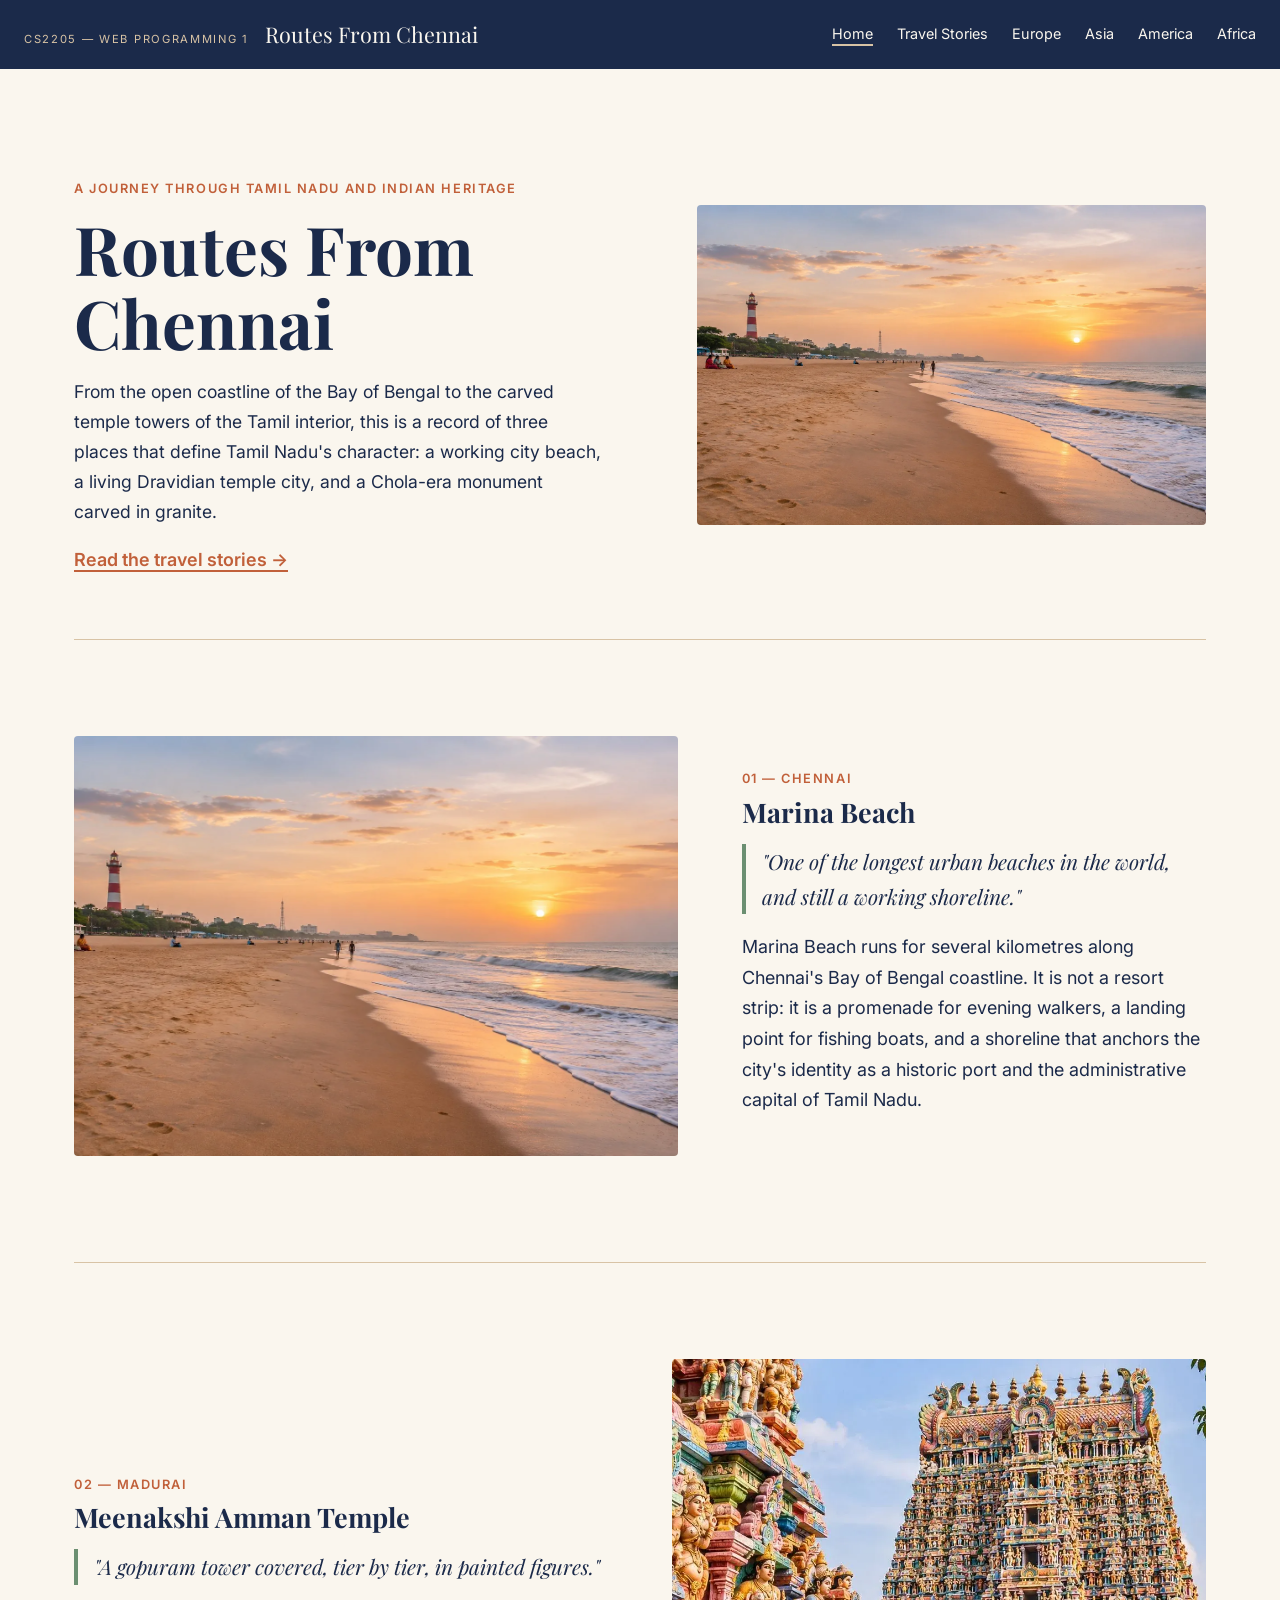
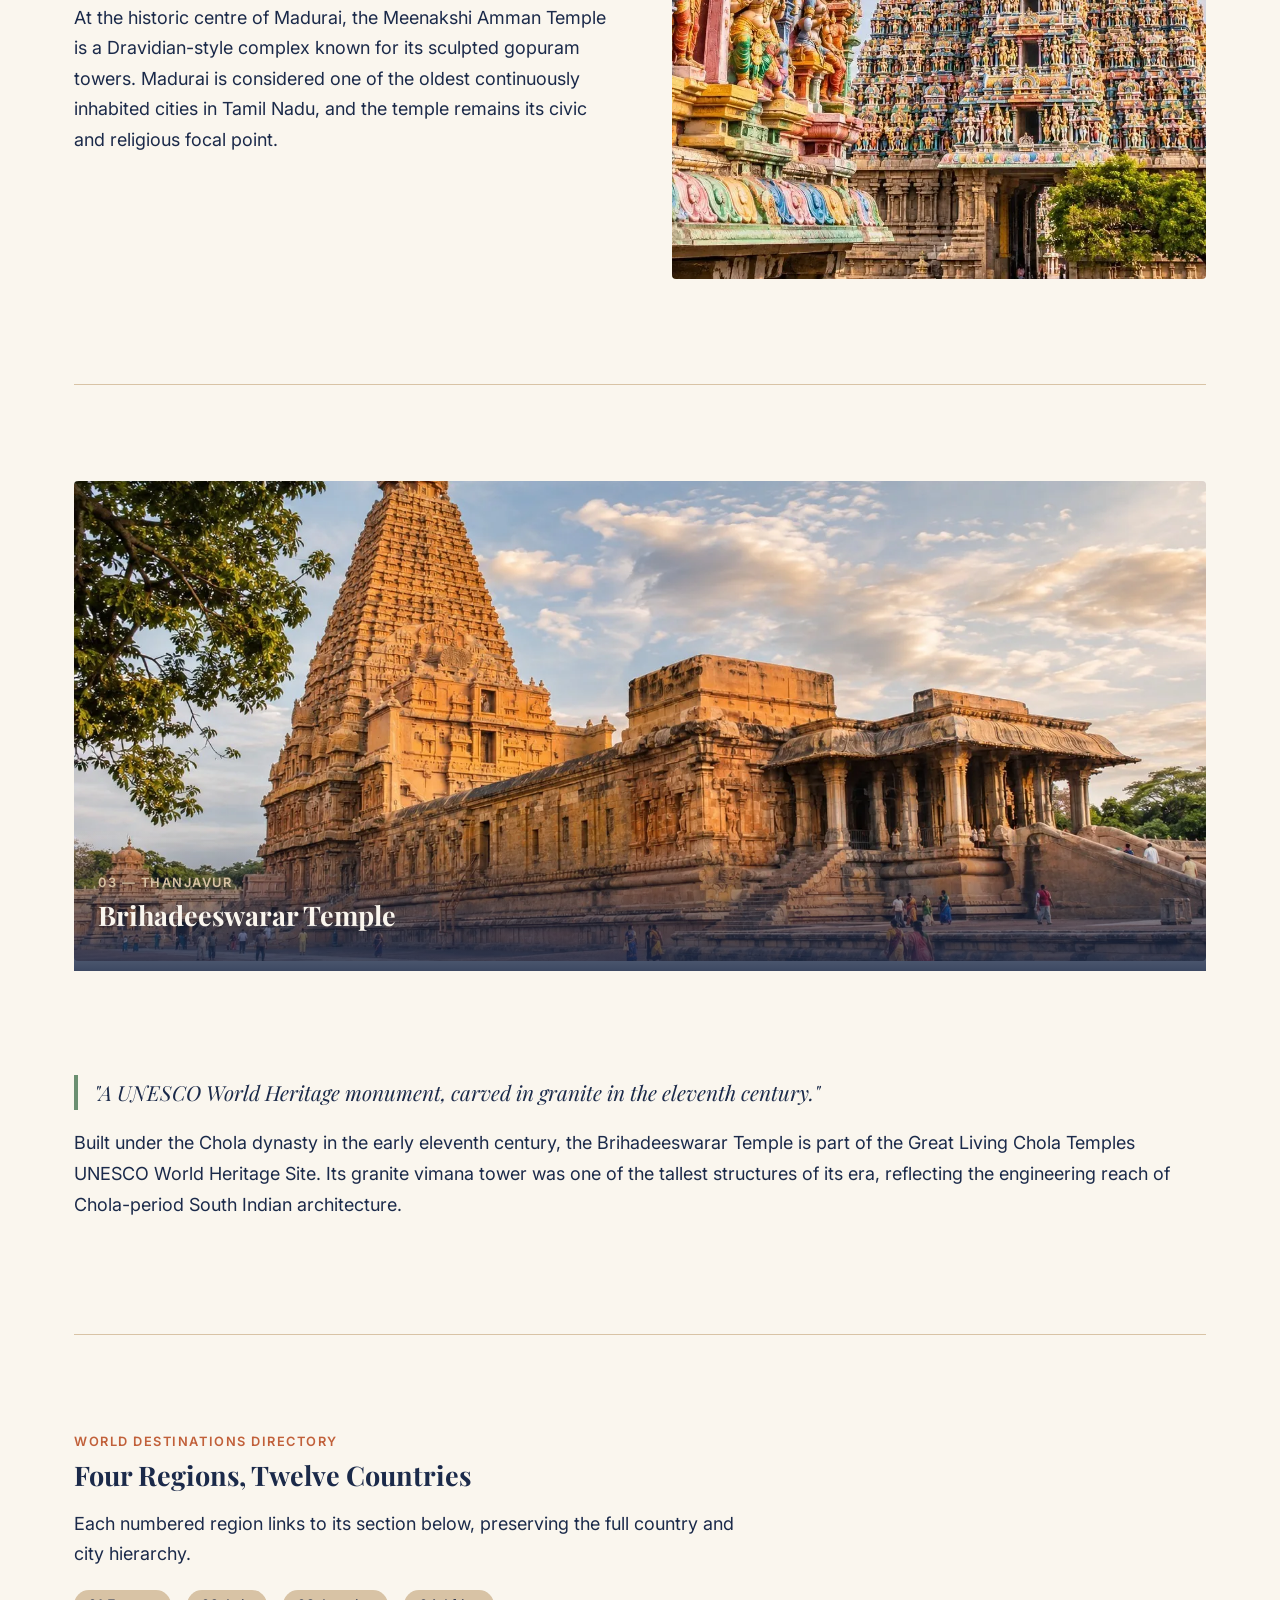
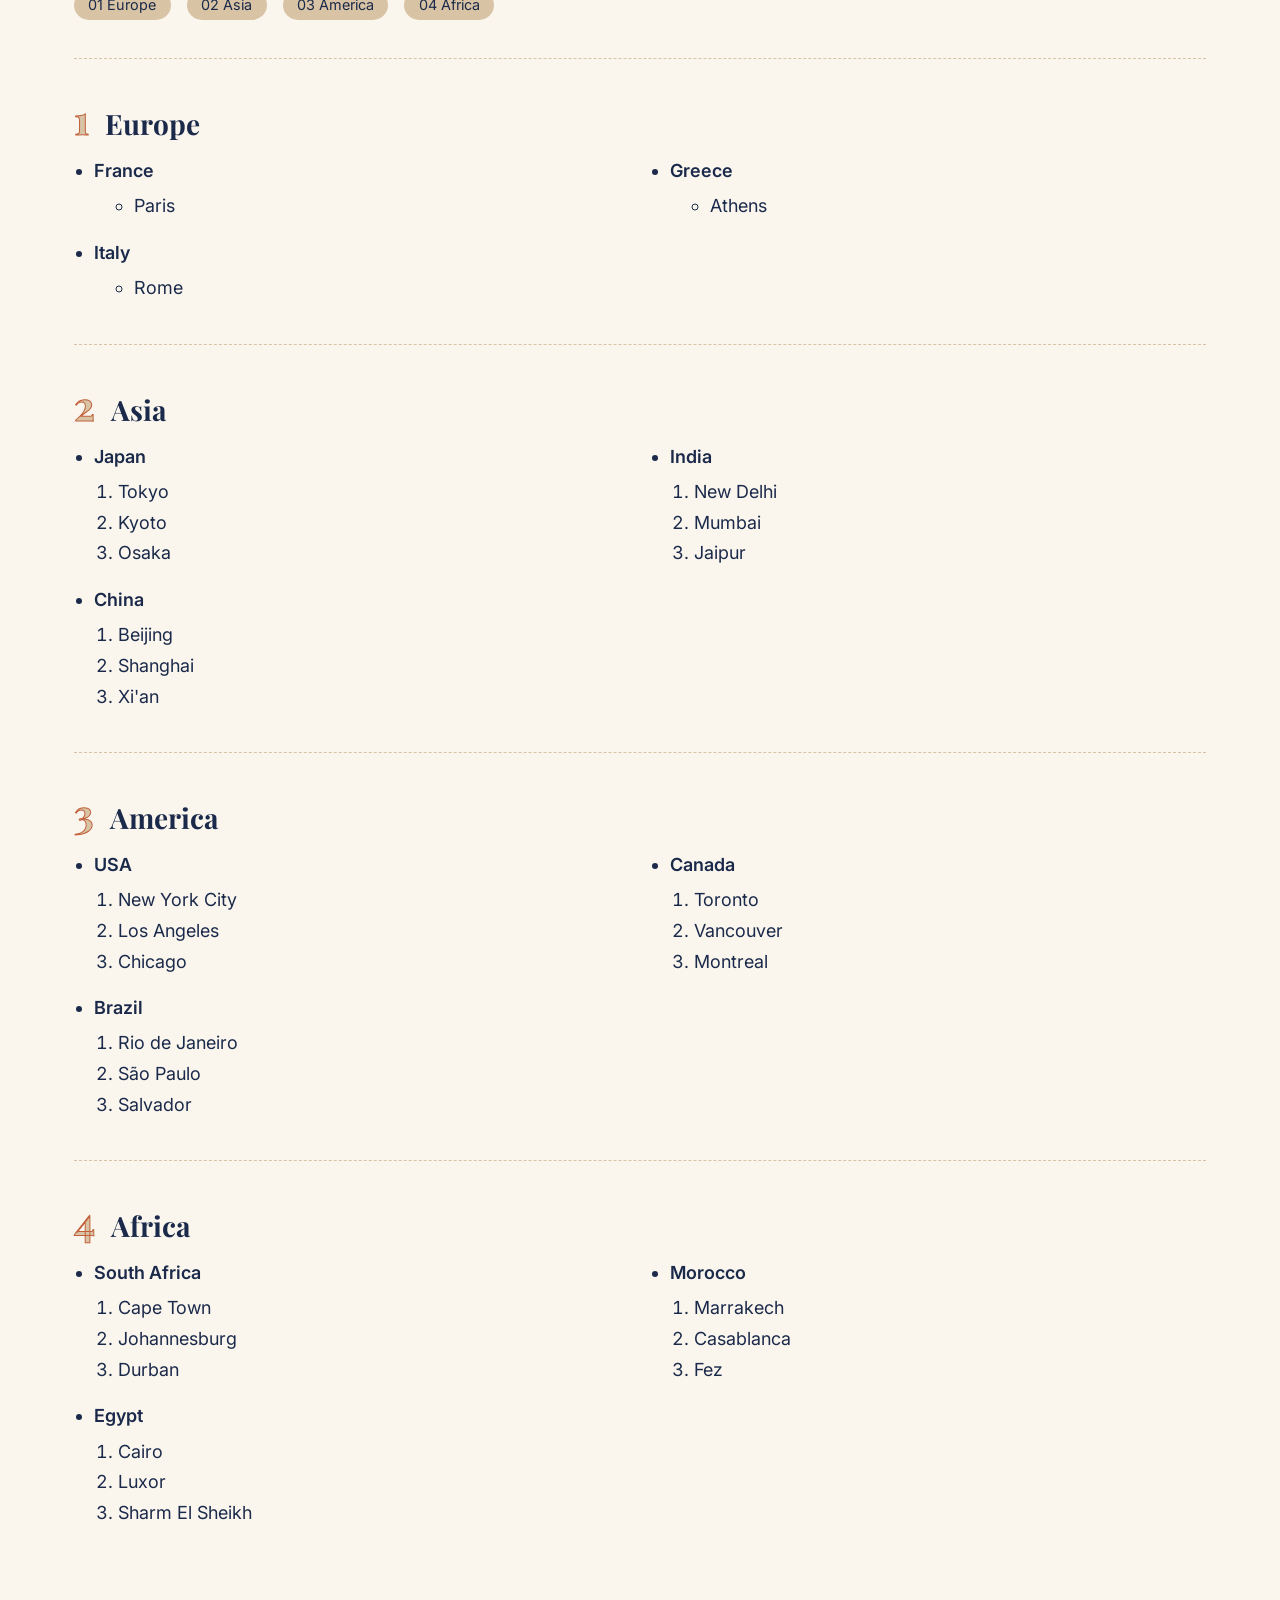
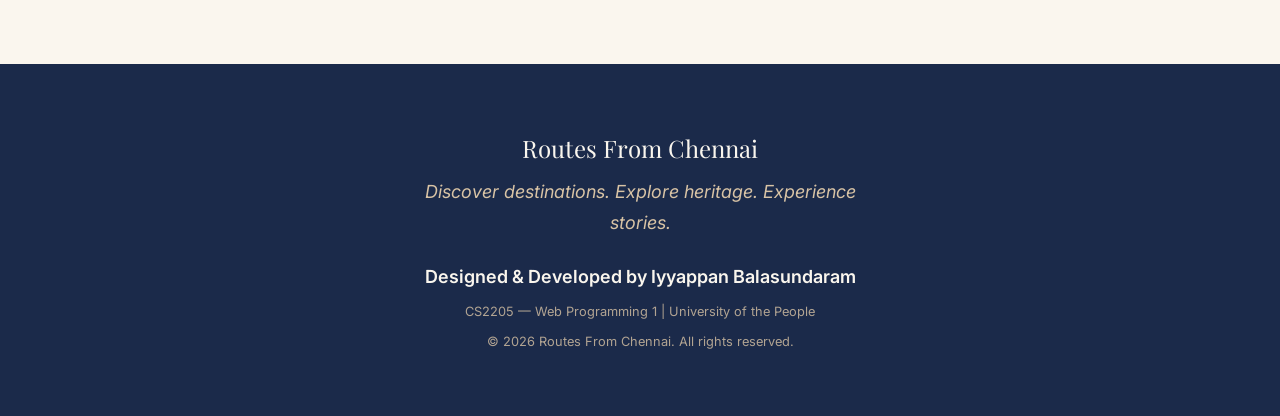
<file: index.html>
<!DOCTYPE html>
<html lang="en">
<head>
<meta charset="UTF-8">
<meta name="viewport" content="width=device-width, initial-scale=1.0">
<title>Routes From Chennai — A Journey Through Tamil Nadu and Indian Heritage</title>
<meta name="description" content="An editorial travel journey through Chennai's Marina Beach, Madurai's Meenakshi Amman Temple and Thanjavur's Brihadeeswarar Temple, with a world destinations directory organised by region.">
<meta property="og:title" content="Routes From Chennai — A Journey Through Tamil Nadu and Indian Heritage">
<meta property="og:description" content="Coastal Chennai, temple-city Madurai and Chola-era Thanjavur, told as an editorial travel story.">
<meta property="og:type" content="website">
<meta property="og:image" content="images/marina-beach.webp">
<link rel="preconnect" href="https://fonts.googleapis.com">
<link rel="preconnect" href="https://fonts.gstatic.com" crossorigin>
<link href="https://fonts.googleapis.com/css2?family=Playfair+Display:ital,wght@0,500;0,700;1,500&family=Inter:wght@400;500;600&display=swap" rel="stylesheet">
<link rel="stylesheet" href="css/tokens.css?v=4">
<link rel="stylesheet" href="css/homepage.css?v=4">
</head>
<body>
<a class="skip-link" href="#main-content">Skip to main content</a>

<header class="site-header" id="site-header">
  <div class="header-inner">
    <p class="masthead-eyebrow">CS2205 — Web Programming 1</p>
    <p class="masthead-title">Routes From Chennai</p>
  </div>
  <nav class="main-nav" aria-label="Primary">
    <ul>
      <li><a href="index.html" aria-current="page">Home</a></li>
      <li><a href="travel-stories.html">Travel Stories</a></li>
      <li><a href="#region-europe">Europe</a></li>
      <li><a href="#region-asia">Asia</a></li>
      <li><a href="#region-america">America</a></li>
      <li><a href="#region-africa">Africa</a></li>
    </ul>
  </nav>
</header>

<main id="main-content">

  <section class="hero">
    <div class="hero-text reveal">
      <p class="hero-kicker">A Journey Through Tamil Nadu and Indian Heritage</p>
      <h1>Routes From Chennai</h1>
      <p class="hero-lede">
        From the open coastline of the Bay of Bengal to the carved temple towers of the Tamil interior,
        this is a record of three places that define Tamil Nadu's character: a working city beach, a
        living Dravidian temple city, and a Chola-era monument carved in granite.
      </p>
      <a class="hero-link" href="travel-stories.html">Read the travel stories &rarr;</a>
    </div>
    <div class="hero-image reveal">
      <img src="images/marina-beach.webp" width="1672" height="941" alt="Marina Beach at sunset, with the red-and-white striped lighthouse on the shoreline and the sun low over the Bay of Bengal">
    </div>
  </section>

  <section class="destination-feature feature-chennai" aria-labelledby="chennai-feature-heading">
    <div class="feature-media reveal">
      <img src="images/marina-beach.webp" width="1672" height="941" loading="lazy" alt="Marina Beach at sunset, with the red-and-white striped lighthouse on the shoreline and the sun low over the Bay of Bengal">
    </div>
    <div class="feature-copy reveal">
      <p class="feature-kicker">01 &mdash; Chennai</p>
      <h2 id="chennai-feature-heading">Marina Beach</h2>
      <p class="feature-pullquote">"One of the longest urban beaches in the world, and still a working shoreline."</p>
      <p>
        Marina Beach runs for several kilometres along Chennai's Bay of Bengal coastline. It is not a
        resort strip: it is a promenade for evening walkers, a landing point for fishing boats, and a
        shoreline that anchors the city's identity as a historic port and the administrative capital of
        Tamil Nadu.
      </p>
    </div>
  </section>

  <section class="destination-feature feature-madurai" aria-labelledby="madurai-feature-heading">
    <div class="feature-copy reveal">
      <p class="feature-kicker">02 &mdash; Madurai</p>
      <h2 id="madurai-feature-heading">Meenakshi Amman Temple</h2>
      <p class="feature-pullquote">"A gopuram tower covered, tier by tier, in painted figures."</p>
      <p>
        At the historic centre of Madurai, the Meenakshi Amman Temple is a Dravidian-style complex known
        for its sculpted gopuram towers. Madurai is considered one of the oldest continuously inhabited
        cities in Tamil Nadu, and the temple remains its civic and religious focal point.
      </p>
    </div>
    <div class="feature-media reveal">
      <img src="images/meenakshi-temple.webp" width="1672" height="941" loading="lazy" alt="Close-up of the colourfully painted sculpted gopuram towers of Meenakshi Amman Temple in Madurai, with carved deity figures and surrounding trees">
    </div>
  </section>

  <section class="destination-feature feature-thanjavur" aria-labelledby="thanjavur-feature-heading">
    <div class="feature-media reveal">
      <img src="images/brihadeeswarar-temple.webp" width="1672" height="941" loading="lazy" alt="The granite vimana tower of the Brihadeeswarar Temple in Thanjavur at golden hour, with visitors in colourful clothing in the courtyard below">
      <div class="feature-media-overlay">
        <p class="feature-kicker">03 &mdash; Thanjavur</p>
        <h2 id="thanjavur-feature-heading">Brihadeeswarar Temple</h2>
      </div>
    </div>
    <div class="feature-copy reveal">
      <p class="feature-pullquote">"A UNESCO World Heritage monument, carved in granite in the eleventh century."</p>
      <p>
        Built under the Chola dynasty in the early eleventh century, the Brihadeeswarar Temple is part of
        the Great Living Chola Temples UNESCO World Heritage Site. Its granite vimana tower was one of the
        tallest structures of its era, reflecting the engineering reach of Chola-period South Indian
        architecture.
      </p>
    </div>
  </section>

  <section class="regions" aria-labelledby="regions-heading">
    <div class="regions-intro reveal">
      <p class="feature-kicker">World Destinations Directory</p>
      <h2 id="regions-heading">Four Regions, Twelve Countries</h2>
      <p>Each numbered region links to its section below, preserving the full country and city hierarchy.</p>
    </div>

    <nav class="region-index" aria-label="Region shortcuts">
      <ol>
        <li><a href="#region-europe">01 Europe</a></li>
        <li><a href="#region-asia">02 Asia</a></li>
        <li><a href="#region-america">03 America</a></li>
        <li><a href="#region-africa">04 Africa</a></li>
      </ol>
    </nav>

    <article class="region-block reveal" id="region-europe">
      <h3><span class="region-number">1</span> Europe</h3>
      <ul class="country-list">
        <li>France
          <ul><li>Paris</li></ul>
        </li>
        <li>Italy
          <ul><li>Rome</li></ul>
        </li>
        <li>Greece
          <ul><li>Athens</li></ul>
        </li>
      </ul>
    </article>

    <article class="region-block reveal" id="region-asia">
      <h3><span class="region-number">2</span> Asia</h3>
      <ul class="country-list">
        <li>Japan
          <ol><li>Tokyo</li><li>Kyoto</li><li>Osaka</li></ol>
        </li>
        <li>China
          <ol><li>Beijing</li><li>Shanghai</li><li>Xi'an</li></ol>
        </li>
        <li>India
          <ol><li>New Delhi</li><li>Mumbai</li><li>Jaipur</li></ol>
        </li>
      </ul>
    </article>

    <article class="region-block reveal" id="region-america">
      <h3><span class="region-number">3</span> America</h3>
      <ul class="country-list">
        <li>USA
          <ol><li>New York City</li><li>Los Angeles</li><li>Chicago</li></ol>
        </li>
        <li>Brazil
          <ol><li>Rio de Janeiro</li><li>São Paulo</li><li>Salvador</li></ol>
        </li>
        <li>Canada
          <ol><li>Toronto</li><li>Vancouver</li><li>Montreal</li></ol>
        </li>
      </ul>
    </article>

    <article class="region-block reveal" id="region-africa">
      <h3><span class="region-number">4</span> Africa</h3>
      <ul class="country-list">
        <li>South Africa
          <ol><li>Cape Town</li><li>Johannesburg</li><li>Durban</li></ol>
        </li>
        <li>Egypt
          <ol><li>Cairo</li><li>Luxor</li><li>Sharm El Sheikh</li></ol>
        </li>
        <li>Morocco
          <ol><li>Marrakech</li><li>Casablanca</li><li>Fez</li></ol>
        </li>
      </ul>
    </article>
  </section>
</main>

<footer class="site-footer">
  <div class="footer-inner">
    <p class="footer-brand">Routes From Chennai</p>
    <p class="footer-tagline">Discover destinations. Explore heritage. Experience stories.</p>
    <p class="footer-credit">Designed &amp; Developed by Iyyappan Balasundaram</p>
    <p class="footer-course">CS2205 &mdash; Web Programming 1 | University of the People</p>
    <p class="footer-copyright">&copy; 2026 Routes From Chennai. All rights reserved.</p>
  </div>
</footer>

<script src="js/main.js" defer></script>
</body>
</html>
</file>
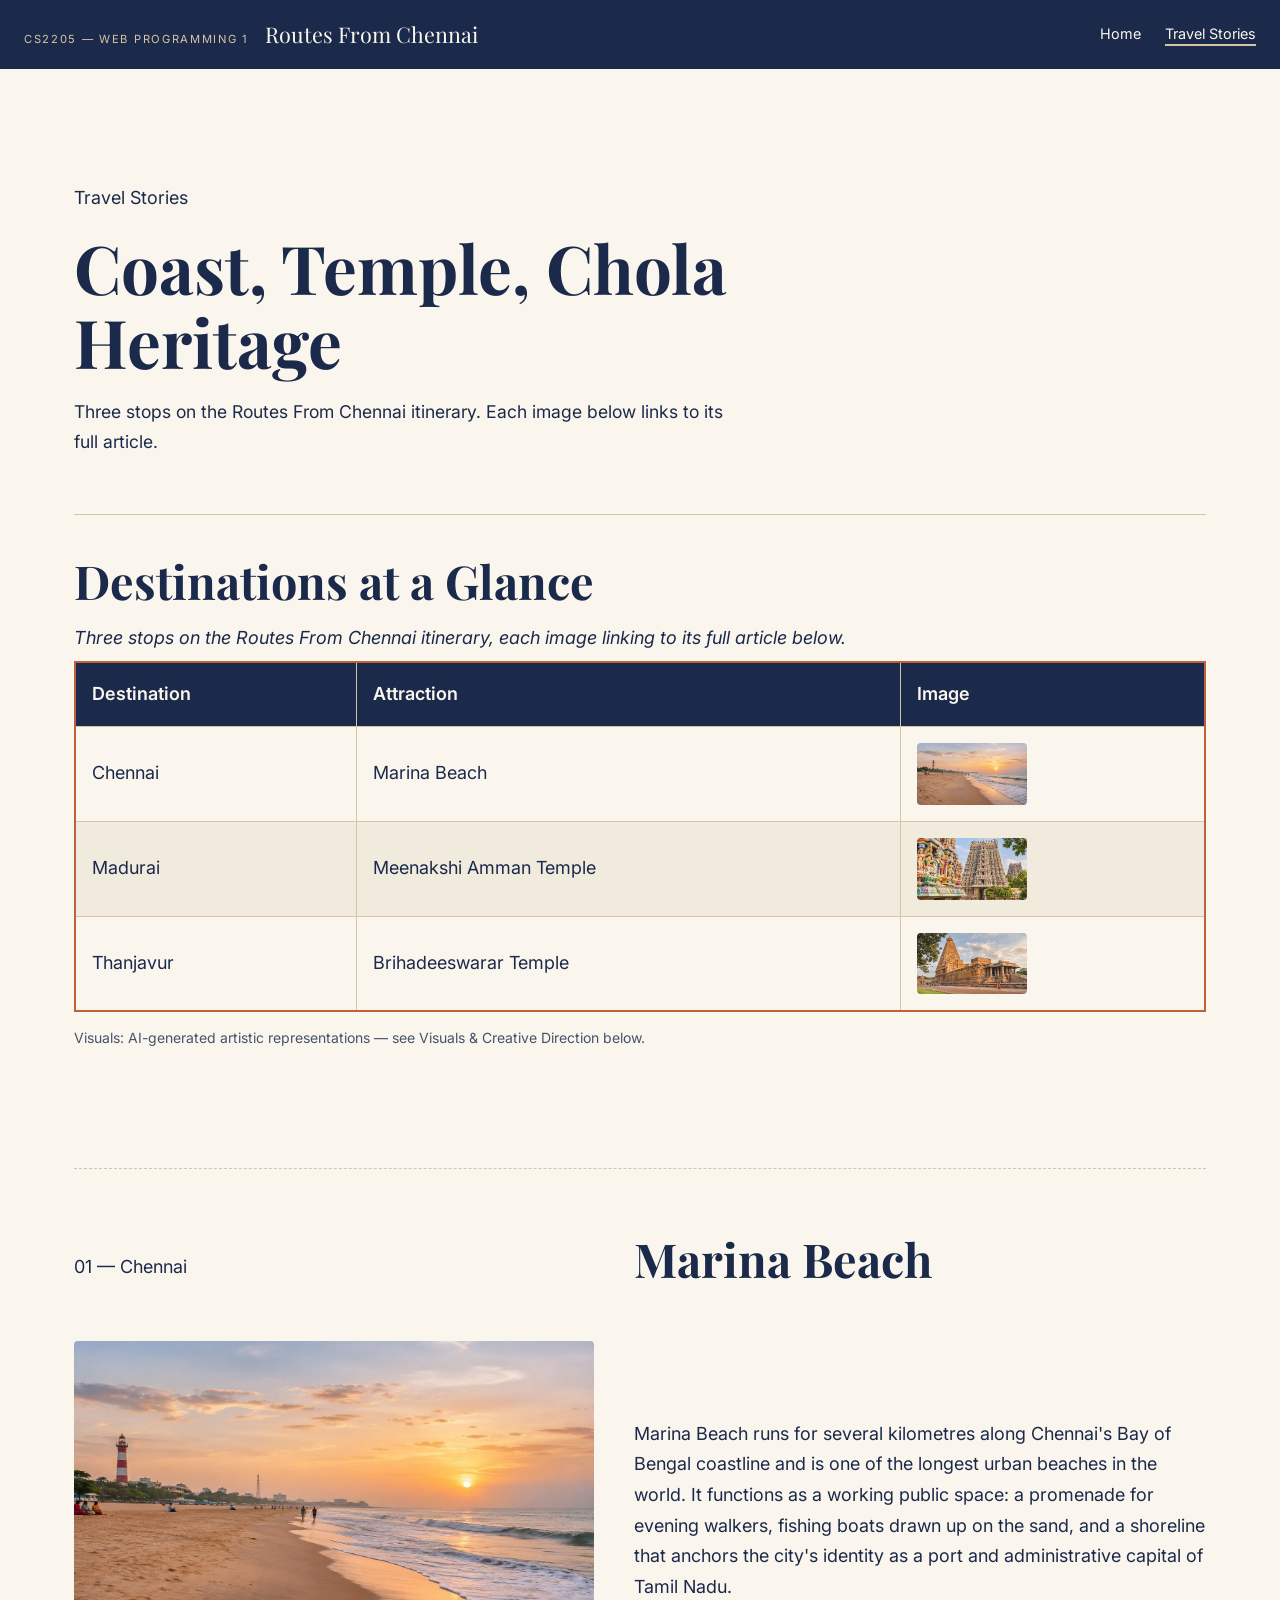
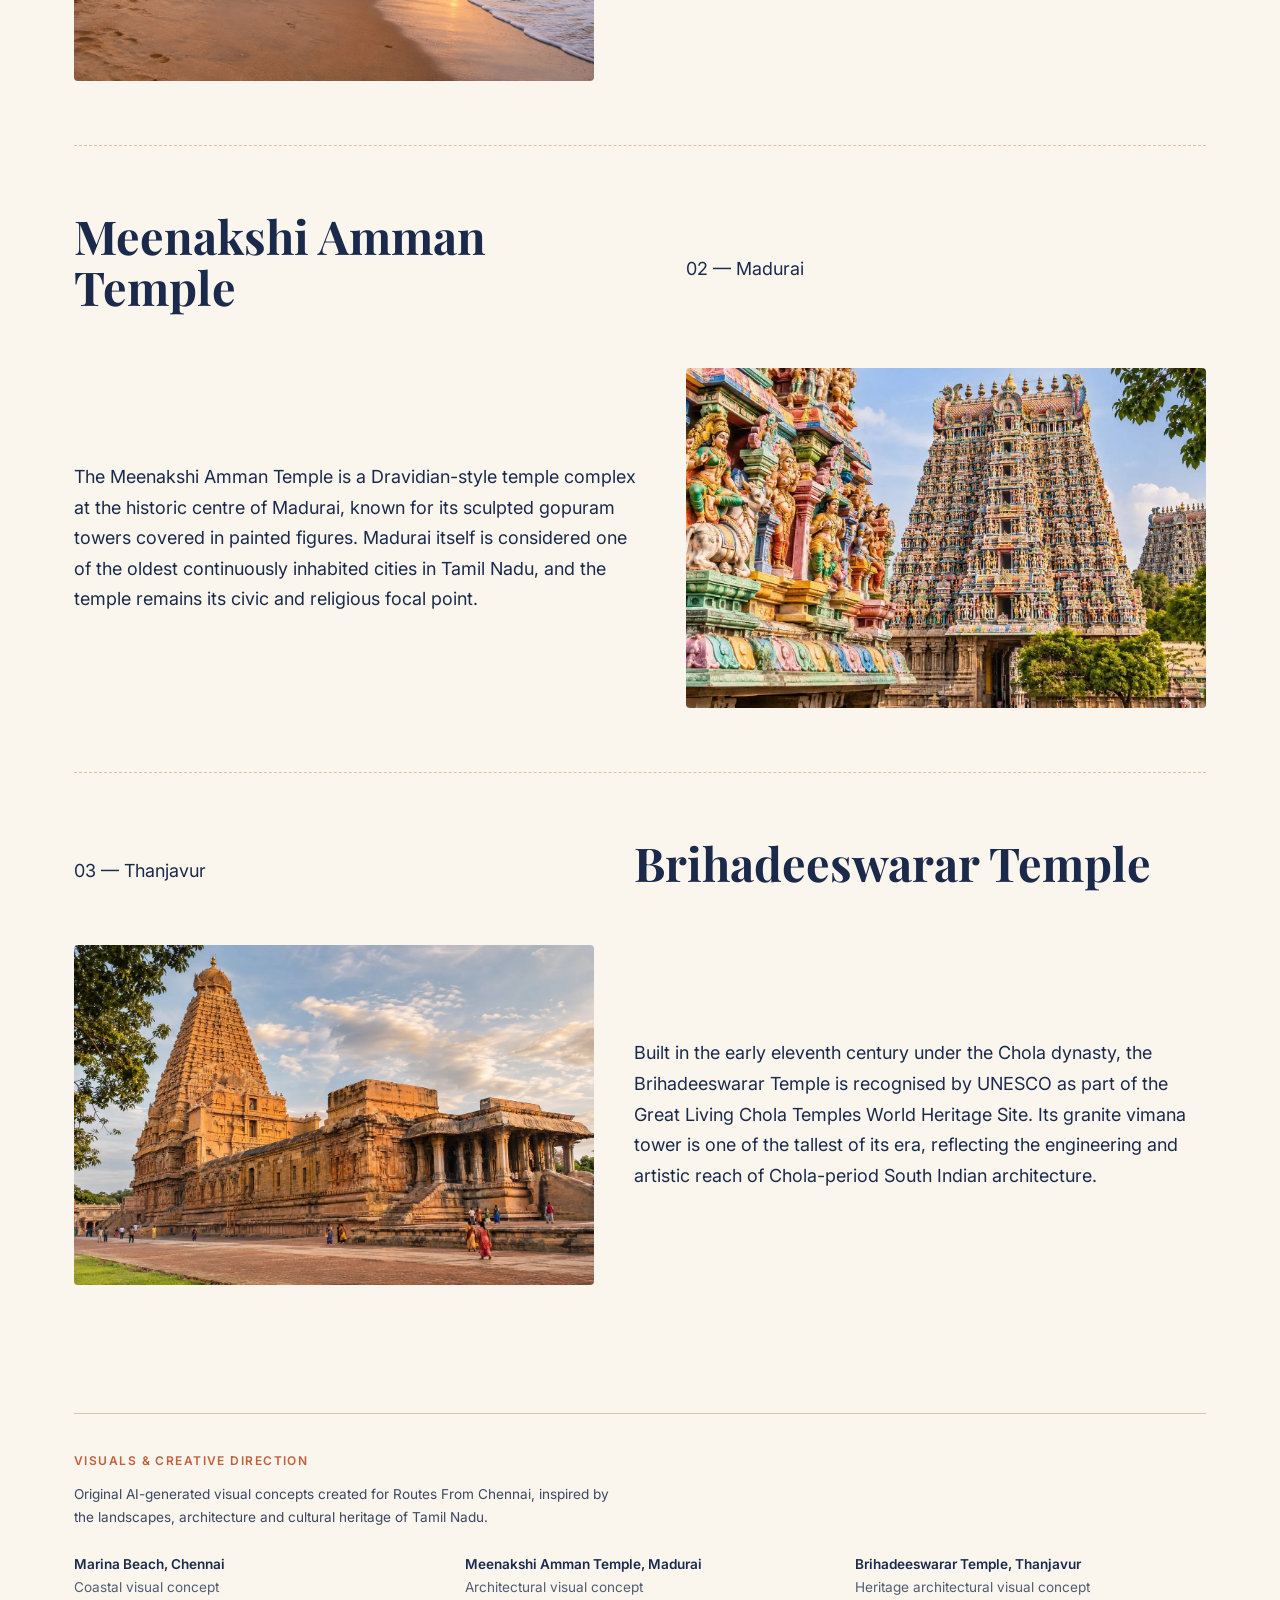
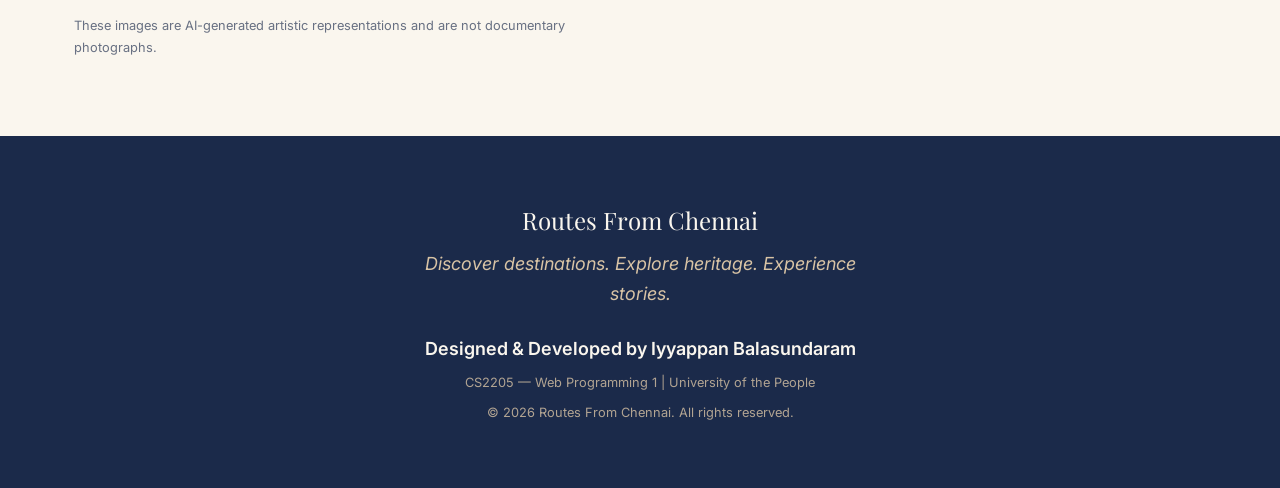
<file: travel-stories.html>
<!DOCTYPE html>
<html lang="en">
<head>
<meta charset="UTF-8">
<meta name="viewport" content="width=device-width, initial-scale=1.0">
<title>Travel Stories — Routes From Chennai</title>
<meta name="description" content="Travel stories from Chennai, Madurai and Thanjavur, with a destination table linking to detailed articles.">
<meta property="og:title" content="Travel Stories — Routes From Chennai">
<meta property="og:description" content="Destination table and articles for Marina Beach, Meenakshi Amman Temple and Brihadeeswarar Temple.">
<meta property="og:type" content="article">
<meta property="og:image" content="images/meenakshi-temple.webp">
<link rel="preconnect" href="https://fonts.googleapis.com">
<link rel="preconnect" href="https://fonts.gstatic.com" crossorigin>
<link href="https://fonts.googleapis.com/css2?family=Playfair+Display:ital,wght@0,500;0,700;1,500&family=Inter:wght@400;500;600&display=swap" rel="stylesheet">
<link rel="stylesheet" href="css/tokens.css?v=4">
<link rel="stylesheet" href="css/travel-stories.css?v=4">
</head>
<body>
<a class="skip-link" href="#main-content">Skip to main content</a>

<header class="site-header" id="site-header">
  <div class="header-inner">
    <p class="masthead-eyebrow">CS2205 — Web Programming 1</p>
    <p class="masthead-title">Routes From Chennai</p>
  </div>
  <nav class="main-nav" aria-label="Primary">
    <ul>
      <li><a href="index.html">Home</a></li>
      <li><a href="travel-stories.html" aria-current="page">Travel Stories</a></li>
    </ul>
  </nav>
</header>

<main id="main-content">
  <section class="stories-intro reveal">
    <p class="feature-kicker">Travel Stories</p>
    <h1>Coast, Temple, Chola Heritage</h1>
    <p class="stories-lede">Three stops on the Routes From Chennai itinerary. Each image below links to its full article.</p>
  </section>

  <section class="destination-table-section reveal" aria-labelledby="table-heading">
    <h2 id="table-heading">Destinations at a Glance</h2>
    <table class="destination-table">
      <caption>Three stops on the Routes From Chennai itinerary, each image linking to its full article below.</caption>
      <thead>
        <tr>
          <th scope="col">Destination</th>
          <th scope="col">Attraction</th>
          <th scope="col">Image</th>
        </tr>
      </thead>
      <tbody>
        <tr>
          <td>Chennai</td>
          <td>Marina Beach</td>
          <td>
            <a href="#chennai-article">
              <img src="images/marina-beach.webp" width="1672" height="941" loading="lazy"
                   alt="Marina Beach at sunset with its red-and-white striped lighthouse, linking to the Chennai article"
                   class="table-thumb">
            </a>
          </td>
        </tr>
        <tr>
          <td>Madurai</td>
          <td>Meenakshi Amman Temple</td>
          <td>
            <a href="#madurai-article">
              <img src="images/meenakshi-temple.webp" width="1672" height="941" loading="lazy"
                   alt="Close-up of the colourfully painted sculpted gopuram towers of Meenakshi Amman Temple in Madurai, linking to the Madurai article"
                   class="table-thumb">
            </a>
          </td>
        </tr>
        <tr>
          <td>Thanjavur</td>
          <td>Brihadeeswarar Temple</td>
          <td>
            <a href="#thanjavur-article">
              <img src="images/brihadeeswarar-temple.webp" width="1672" height="941" loading="lazy"
                   alt="The granite vimana tower of the Brihadeeswarar Temple in Thanjavur at golden hour, with visitors in the courtyard, linking to the Thanjavur article"
                   class="table-thumb">
            </a>
          </td>
        </tr>
      </tbody>
    </table>
    <p class="image-note">Visuals: AI-generated artistic representations — see Visuals &amp; Creative Direction below.</p>
  </section>

  <section class="destination-articles">
    <article id="chennai-article" class="destination-article reveal">
      <p class="feature-kicker">01 &mdash; Chennai</p>
      <h2>Marina Beach</h2>
      <img src="images/marina-beach.webp" width="1672" height="941" loading="lazy"
           alt="Marina Beach at sunset, with the red-and-white striped lighthouse on the shoreline and the sun low over the Bay of Bengal"
           class="article-image">
      <p>
        Marina Beach runs for several kilometres along Chennai's Bay of Bengal coastline and is one of the
        longest urban beaches in the world. It functions as a working public space: a promenade for evening
        walkers, fishing boats drawn up on the sand, and a shoreline that anchors the city's identity as a
        port and administrative capital of Tamil Nadu.
      </p>
    </article>

    <article id="madurai-article" class="destination-article reveal">
      <p class="feature-kicker">02 &mdash; Madurai</p>
      <h2>Meenakshi Amman Temple</h2>
      <img src="images/meenakshi-temple.webp" width="1672" height="941" loading="lazy"
           alt="Close-up of the colourfully painted sculpted gopuram towers of Meenakshi Amman Temple in Madurai, with carved deity figures"
           class="article-image">
      <p>
        The Meenakshi Amman Temple is a Dravidian-style temple complex at the historic centre of Madurai,
        known for its sculpted gopuram towers covered in painted figures. Madurai itself is considered one
        of the oldest continuously inhabited cities in Tamil Nadu, and the temple remains its civic and
        religious focal point.
      </p>
    </article>

    <article id="thanjavur-article" class="destination-article reveal">
      <p class="feature-kicker">03 &mdash; Thanjavur</p>
      <h2>Brihadeeswarar Temple</h2>
      <img src="images/brihadeeswarar-temple.webp" width="1672" height="941" loading="lazy"
           alt="The granite vimana tower of the Brihadeeswarar Temple in Thanjavur at golden hour, with visitors in colourful clothing in the courtyard below"
           class="article-image">
      <p>
        Built in the early eleventh century under the Chola dynasty, the Brihadeeswarar Temple is recognised
        by UNESCO as part of the Great Living Chola Temples World Heritage Site. Its granite vimana tower is
        one of the tallest of its era, reflecting the engineering and artistic reach of Chola-period South
        Indian architecture.
      </p>
    </article>
  </section>

  <section class="credits" aria-labelledby="credits-heading">
    <h2 id="credits-heading">Visuals &amp; Creative Direction</h2>
    <p class="credits-intro">
      Original AI-generated visual concepts created for Routes From Chennai, inspired by the
      landscapes, architecture and cultural heritage of Tamil Nadu.
    </p>
    <dl class="credits-list">
      <div class="credits-item">
        <dt>Marina Beach, Chennai</dt>
        <dd>Coastal visual concept</dd>
      </div>
      <div class="credits-item">
        <dt>Meenakshi Amman Temple, Madurai</dt>
        <dd>Architectural visual concept</dd>
      </div>
      <div class="credits-item">
        <dt>Brihadeeswarar Temple, Thanjavur</dt>
        <dd>Heritage architectural visual concept</dd>
      </div>
    </dl>
    <p class="credits-note">
      These images are AI-generated artistic representations and are not documentary photographs.
    </p>
  </section>
</main>

<footer class="site-footer">
  <div class="footer-inner">
    <p class="footer-brand">Routes From Chennai</p>
    <p class="footer-tagline">Discover destinations. Explore heritage. Experience stories.</p>
    <p class="footer-credit">Designed &amp; Developed by Iyyappan Balasundaram</p>
    <p class="footer-course">CS2205 &mdash; Web Programming 1 | University of the People</p>
    <p class="footer-copyright">&copy; 2026 Routes From Chennai. All rights reserved.</p>
  </div>
</footer>

<script src="js/main.js" defer></script>
</body>
</html>
</file>
<file: css/tokens.css>
/* Routes From Chennai — design tokens
   Shared by homepage.css and travel-stories.css. */

:root {
  /* Palette (approved: ivory / navy / terracotta / green / sandstone) */
  --color-ivory: #FAF6EE;
  --color-ivory-dim: #F1EBDD;
  --color-navy: #1B2A4A;
  --color-navy-soft: rgba(27, 42, 74, 0.08);
  --color-terracotta: #C1603A;
  --color-green: #6B8F71;
  --color-sandstone: #D8C3A5;
  --color-white: #FFFFFF;

  /* Typography */
  --font-display: "Playfair Display", Georgia, "Times New Roman", serif;
  --font-body: "Inter", Arial, Helvetica, sans-serif;

  --font-size-display: clamp(2.5rem, 4vw + 1rem, 5rem);
  --font-size-h2: clamp(1.8rem, 2.4vw + 1rem, 3rem);
  --font-size-h3: clamp(1.3rem, 1.2vw + 1rem, 1.75rem);
  --font-size-body: clamp(1rem, 0.3vw + 0.9rem, 1.125rem);
  --font-size-small: 0.875rem;

  --line-height-display: 1.1;
  --line-height-body: 1.7;

  /* Spacing scale */
  --space-1: 0.5rem;
  --space-2: 1rem;
  --space-3: 1.5rem;
  --space-4: 2.5rem;
  --space-5: 4rem;
  --space-6: 6rem;
  --space-7: 9rem;

  /* Layout */
  --content-max: 1180px;
  --radius: 4px;

  /* Motion */
  --motion-duration: 0.5s;
  --motion-ease: cubic-bezier(0.16, 1, 0.3, 1);
}

@media (prefers-reduced-motion: reduce) {
  :root {
    --motion-duration: 0.001s;
  }
}
</file>
<file: css/homepage.css>
/* Routes From Chennai — homepage.css (editorial redesign)
   Tokens defined in tokens.css */

* { box-sizing: border-box; }

html { scroll-behavior: smooth; }
@media (prefers-reduced-motion: reduce) {
  html { scroll-behavior: auto; }
}

body {
  margin: 0;
  background-color: var(--color-ivory);
  color: var(--color-navy);
  font-family: var(--font-body);
  line-height: var(--line-height-body);
  font-size: var(--font-size-body);
}

.skip-link {
  position: absolute;
  left: -999px;
  top: 0;
  background: var(--color-navy);
  color: var(--color-ivory);
  padding: 0.75rem 1.25rem;
  z-index: 100;
}
.skip-link:focus {
  left: var(--space-2);
  top: var(--space-2);
}

h1, h2, h3 { font-family: var(--font-display); line-height: var(--line-height-display); margin: 0 0 var(--space-2); }

a { color: var(--color-terracotta); }
a:focus-visible, button:focus-visible {
  outline: 3px solid var(--color-terracotta);
  outline-offset: 3px;
}

/* ---------- Header ---------- */
.site-header {
  position: sticky;
  top: 0;
  z-index: 10;
  background-color: var(--color-navy);
  color: var(--color-ivory);
  padding: var(--space-2) var(--space-3);
  display: flex;
  flex-wrap: wrap;
  align-items: center;
  justify-content: space-between;
  gap: var(--space-2);
  box-shadow: 0 2px 0 rgba(0,0,0,0);
  transition: box-shadow var(--motion-duration) var(--motion-ease);
}
.site-header.is-scrolled { box-shadow: 0 4px 14px rgba(0,0,0,0.25); }

.header-inner { display: flex; align-items: baseline; gap: var(--space-2); }
.masthead-eyebrow {
  text-transform: uppercase;
  letter-spacing: 0.15em;
  font-size: 0.7rem;
  color: var(--color-sandstone);
  margin: 0;
}
.masthead-title {
  font-family: var(--font-display);
  font-size: 1.35rem;
  margin: 0;
}

.main-nav ul {
  list-style: none;
  display: flex;
  flex-wrap: wrap;
  gap: var(--space-3);
  margin: 0;
  padding: 0;
  font-size: 0.9rem;
}
.main-nav a {
  color: var(--color-ivory);
  text-decoration: none;
  border-bottom: 2px solid transparent;
  padding-bottom: 2px;
}
.main-nav a:hover, .main-nav a:focus-visible { border-bottom-color: var(--color-terracotta); }
.main-nav a[aria-current="page"] { border-bottom-color: var(--color-sandstone); }

main { max-width: var(--content-max); margin: 0 auto; padding: 0 var(--space-3); }

/* ---------- Reveal-on-scroll ---------- */
.reveal {
  opacity: 1;
  transform: none;
  transition: opacity var(--motion-duration) var(--motion-ease), transform var(--motion-duration) var(--motion-ease);
}
.js-reveal-ready .reveal {
  opacity: 0;
  transform: translateY(24px);
}
.js-reveal-ready .reveal.is-visible {
  opacity: 1;
  transform: none;
}

/* ---------- Hero ---------- */
.hero {
  display: grid;
  grid-template-columns: 1.1fr 1fr;
  gap: var(--space-5);
  align-items: center;
  padding: var(--space-6) 0 var(--space-5);
}
.hero-kicker {
  text-transform: uppercase;
  letter-spacing: 0.12em;
  font-size: 0.8rem;
  color: var(--color-terracotta);
  font-weight: 600;
}
.hero-text h1 { font-size: var(--font-size-display); }
.hero-lede { font-size: 1.1rem; max-width: 48ch; }
.hero-link { font-weight: 600; text-decoration: none; border-bottom: 2px solid var(--color-terracotta); }
.hero-image img {
  width: 100%;
  height: 100%;
  min-height: 320px;
  object-fit: cover;
  border-radius: var(--radius);
}

/* ---------- Destination features (asymmetric editorial) ---------- */
.destination-feature {
  display: grid;
  grid-template-columns: 1fr 1fr;
  gap: var(--space-5);
  align-items: center;
  padding: var(--space-6) 0;
  border-top: 1px solid var(--color-sandstone);
}

.feature-kicker {
  text-transform: uppercase;
  letter-spacing: 0.12em;
  font-size: 0.8rem;
  font-weight: 600;
  color: var(--color-terracotta);
  margin: 0 0 var(--space-1);
}
.feature-pullquote {
  font-family: var(--font-display);
  font-style: italic;
  font-size: 1.3rem;
  color: var(--color-navy);
  border-left: 4px solid var(--color-green);
  padding-left: var(--space-2);
  margin: var(--space-2) 0;
}
.feature-media img {
  width: 100%;
  height: 420px;
  object-fit: cover;
  border-radius: var(--radius);
}

/* Chennai: media left, wide */
.feature-chennai { grid-template-columns: 1.3fr 1fr; }

/* Madurai: copy left, tall temple image right */
.feature-madurai .feature-media img { height: 520px; }

/* Thanjavur: full-width image with text overlay */
.feature-thanjavur { grid-template-columns: 1fr; }
.feature-thanjavur .feature-media { position: relative; }
.feature-thanjavur .feature-media img { height: 480px; }
.feature-media-overlay {
  position: absolute;
  left: 0; bottom: 0;
  background: linear-gradient(0deg, rgba(27,42,74,0.85), rgba(27,42,74,0));
  color: var(--color-ivory);
  width: 100%;
  padding: var(--space-4) var(--space-3) var(--space-3);
}
.feature-media-overlay h2 { color: var(--color-ivory); }
.feature-media-overlay .feature-kicker { color: var(--color-sandstone); }
.feature-thanjavur .feature-copy { padding-top: var(--space-3); }

/* ---------- Regions ---------- */
.regions { padding: var(--space-6) 0; border-top: 1px solid var(--color-sandstone); }
.regions-intro { max-width: 60ch; margin-bottom: var(--space-3); }

.region-index ol {
  display: flex;
  flex-wrap: wrap;
  gap: var(--space-2);
  list-style: none;
  padding: 0;
  margin: 0 0 var(--space-4);
  font-size: 0.9rem;
}
.region-index a {
  background-color: var(--color-sandstone);
  color: var(--color-navy);
  text-decoration: none;
  padding: 0.4rem 0.9rem;
  border-radius: 999px;
}
.region-index a:hover, .region-index a:focus-visible { background-color: var(--color-green); color: #fff; }

.region-block {
  padding: var(--space-4) 0;
  border-top: 1px dashed var(--color-sandstone);
  transition: transform var(--motion-duration) var(--motion-ease);
}
.region-block:hover, .region-block:focus-within { transform: translateX(6px); }

.region-block h3 {
  display: flex;
  align-items: baseline;
  gap: var(--space-2);
  font-size: var(--font-size-h3);
}
.region-number {
  font-family: var(--font-display);
  font-size: 2.5rem;
  font-weight: 700;
  color: var(--color-sandstone);
  -webkit-text-stroke: 1px var(--color-terracotta);
  line-height: 1;
}

.country-list {
  list-style: disc;
  padding-left: 1.25rem;
  margin: var(--space-2) 0 0;
  columns: 2;
  column-gap: var(--space-4);
}
.country-list > li { margin-bottom: var(--space-2); font-weight: 600; break-inside: avoid; }
.country-list ol {
  list-style: decimal;
  padding-left: 1.5rem;
  font-weight: 400;
  margin-top: 0.3rem;
}
.country-list ul { font-weight: 400; margin-top: 0.3rem; }

.site-footer {
  background-color: var(--color-navy);
  color: var(--color-sandstone);
  text-align: center;
  padding: var(--space-5) var(--space-3);
}
.footer-inner { max-width: 40ch; margin: 0 auto; }
.footer-brand {
  font-family: var(--font-display);
  font-size: 1.5rem;
  color: var(--color-ivory);
  margin: 0 0 var(--space-1);
}
.footer-tagline {
  font-style: italic;
  color: var(--color-sandstone);
  margin: 0 0 var(--space-3);
}
.footer-credit {
  color: var(--color-ivory);
  font-weight: 600;
  margin: 0 0 var(--space-1);
  transition: color var(--motion-duration) var(--motion-ease);
}
.footer-inner:hover .footer-credit { color: var(--color-terracotta); }
.footer-course, .footer-copyright {
  font-size: 0.8rem;
  color: var(--color-sandstone);
  opacity: 0.8;
  margin: 0 0 var(--space-1);
}
.footer-copyright { margin-bottom: 0; }

/* ---------- Responsive ---------- */
@media (max-width: 900px) {
  .hero, .destination-feature, .feature-chennai { grid-template-columns: 1fr; }
  .feature-media img, .hero-image img { height: 280px; min-height: 0; }
  .country-list { columns: 1; }
}

@media (max-width: 600px) {
  .masthead-title { font-size: 1.1rem; }
  .main-nav ul { gap: var(--space-2); }
  .region-number { font-size: 1.8rem; }
}
</file>
<file: css/travel-stories.css>
/* Routes From Chennai — travel-stories.css (editorial redesign)
   Tokens defined in tokens.css */

* { box-sizing: border-box; }

html { scroll-behavior: smooth; }
@media (prefers-reduced-motion: reduce) {
  html { scroll-behavior: auto; }
}

body {
  margin: 0;
  background-color: var(--color-ivory);
  color: var(--color-navy);
  font-family: var(--font-body);
  line-height: var(--line-height-body);
  font-size: var(--font-size-body);
}

.skip-link {
  position: absolute;
  left: -999px;
  top: 0;
  background: var(--color-navy);
  color: var(--color-ivory);
  padding: 0.75rem 1.25rem;
  z-index: 100;
}
.skip-link:focus { left: var(--space-2); top: var(--space-2); }

h1, h2 { font-family: var(--font-display); line-height: var(--line-height-display); margin: 0 0 var(--space-2); }

a { color: var(--color-terracotta); }
a:focus-visible { outline: 3px solid var(--color-terracotta); outline-offset: 3px; }

.site-header {
  position: sticky;
  top: 0;
  z-index: 10;
  background-color: var(--color-navy);
  color: var(--color-ivory);
  padding: var(--space-2) var(--space-3);
  display: flex;
  flex-wrap: wrap;
  align-items: center;
  justify-content: space-between;
  gap: var(--space-2);
  transition: box-shadow var(--motion-duration) var(--motion-ease);
}
.site-header.is-scrolled { box-shadow: 0 4px 14px rgba(0,0,0,0.25); }

.header-inner { display: flex; align-items: baseline; gap: var(--space-2); }
.masthead-eyebrow { text-transform: uppercase; letter-spacing: 0.15em; font-size: 0.7rem; color: var(--color-sandstone); margin: 0; }
.masthead-title { font-family: var(--font-display); font-size: 1.35rem; margin: 0; }

.main-nav ul { list-style: none; display: flex; gap: var(--space-3); margin: 0; padding: 0; font-size: 0.9rem; }
.main-nav a { color: var(--color-ivory); text-decoration: none; border-bottom: 2px solid transparent; padding-bottom: 2px; }
.main-nav a:hover, .main-nav a:focus-visible { border-bottom-color: var(--color-terracotta); }
.main-nav a[aria-current="page"] { border-bottom-color: var(--color-sandstone); }

main { max-width: var(--content-max); margin: 0 auto; padding: 0 var(--space-3); }

.reveal {
  opacity: 1;
  transform: none;
  transition: opacity var(--motion-duration) var(--motion-ease), transform var(--motion-duration) var(--motion-ease);
}
.js-reveal-ready .reveal { opacity: 0; transform: translateY(24px); }
.js-reveal-ready .reveal.is-visible { opacity: 1; transform: none; }

.stories-intro { max-width: 60ch; padding: var(--space-6) 0 var(--space-4); }
.stories-intro h1 { font-size: var(--font-size-display); }
.stories-lede { font-size: 1.1rem; }

.destination-table-section { padding: var(--space-4) 0; border-top: 1px solid var(--color-sandstone); }
.destination-table-section h2 { font-size: var(--font-size-h2); }

.destination-table {
  width: 100%;
  border-collapse: collapse;
  background-color: var(--color-white);
  border: 2px solid var(--color-terracotta);
  margin: var(--space-2) 0 var(--space-1);
}
.destination-table caption {
  caption-side: top;
  text-align: left;
  font-style: italic;
  margin-bottom: var(--space-1);
  color: var(--color-navy);
}
.destination-table th, .destination-table td {
  border: 1px solid var(--color-sandstone);
  padding: var(--space-2) var(--space-2);
  text-align: left;
}
.destination-table thead th {
  background-color: var(--color-navy);
  color: var(--color-ivory);
  font-weight: 600;
  font-family: var(--font-body);
}
.destination-table tbody tr:nth-child(odd) { background-color: var(--color-ivory); }
.destination-table tbody tr:nth-child(even) { background-color: var(--color-ivory-dim); }
.destination-table tbody tr:hover { background-color: var(--color-sandstone); }

.table-thumb {
  width: 110px;
  height: auto;
  display: block;
  border-radius: var(--radius);
  opacity: 0.9;
  transition: opacity var(--motion-duration) var(--motion-ease), transform var(--motion-duration) var(--motion-ease);
}
.table-thumb:hover, .table-thumb:focus-visible { opacity: 1; transform: scale(1.04); }

.image-note { font-size: var(--font-size-small); color: var(--color-navy); opacity: 0.8; }

.destination-articles { padding: var(--space-5) 0; }
.destination-article {
  display: grid;
  grid-template-columns: 1fr 1.1fr;
  gap: var(--space-4);
  align-items: center;
  padding: var(--space-5) 0;
  border-top: 1px dashed var(--color-sandstone);
}
.destination-article:nth-child(even) { direction: rtl; }
.destination-article:nth-child(even) > * { direction: ltr; }

.destination-article h2 { font-size: var(--font-size-h2); color: var(--color-navy); }
.article-image {
  width: 100%;
  height: 340px;
  object-fit: cover;
  border-radius: var(--radius);
}

.credits {
  padding: var(--space-4) 0 var(--space-5);
  border-top: 1px solid var(--color-sandstone);
  font-size: 0.85rem;
  color: var(--color-navy);
}
.credits h2 {
  font-family: var(--font-body);
  font-size: 0.75rem;
  text-transform: uppercase;
  letter-spacing: 0.12em;
  color: var(--color-terracotta);
  font-weight: 600;
  margin-bottom: var(--space-2);
}
.credits-list {
  display: grid;
  grid-template-columns: repeat(auto-fit, minmax(220px, 1fr));
  gap: var(--space-2) var(--space-4);
  margin: 0 0 var(--space-2);
}
.credits-item { margin: 0; }
.credits-item dt { font-weight: 600; }
.credits-item dd { margin: 0; opacity: 0.75; }
.credits-note {
  max-width: 70ch;
  opacity: 0.65;
  font-size: 0.8rem;
}

.site-footer {
  background-color: var(--color-navy);
  color: var(--color-sandstone);
  text-align: center;
  padding: var(--space-5) var(--space-3);
}
.footer-inner { max-width: 40ch; margin: 0 auto; }
.footer-brand {
  font-family: var(--font-display);
  font-size: 1.5rem;
  color: var(--color-ivory);
  margin: 0 0 var(--space-1);
}
.footer-tagline {
  font-style: italic;
  color: var(--color-sandstone);
  margin: 0 0 var(--space-3);
}
.footer-credit {
  color: var(--color-ivory);
  font-weight: 600;
  margin: 0 0 var(--space-1);
  transition: color var(--motion-duration) var(--motion-ease);
}
.footer-inner:hover .footer-credit { color: var(--color-terracotta); }
.footer-course, .footer-copyright {
  font-size: 0.8rem;
  color: var(--color-sandstone);
  opacity: 0.8;
  margin: 0 0 var(--space-1);
}
.footer-copyright { margin-bottom: 0; }

.credits-intro {
  max-width: 60ch;
  opacity: 0.85;
  margin: 0 0 var(--space-3);
}

@media (max-width: 900px) {
  .destination-article { grid-template-columns: 1fr; direction: ltr !important; }
  .destination-article > * { direction: ltr !important; }
  .article-image { height: 240px; }
}

@media (max-width: 600px) {
  .masthead-title { font-size: 1.1rem; }
  .table-thumb { width: 72px; }
  .destination-table th, .destination-table td { padding: 0.5rem 0.6rem; font-size: 0.9rem; }
}
</file>
